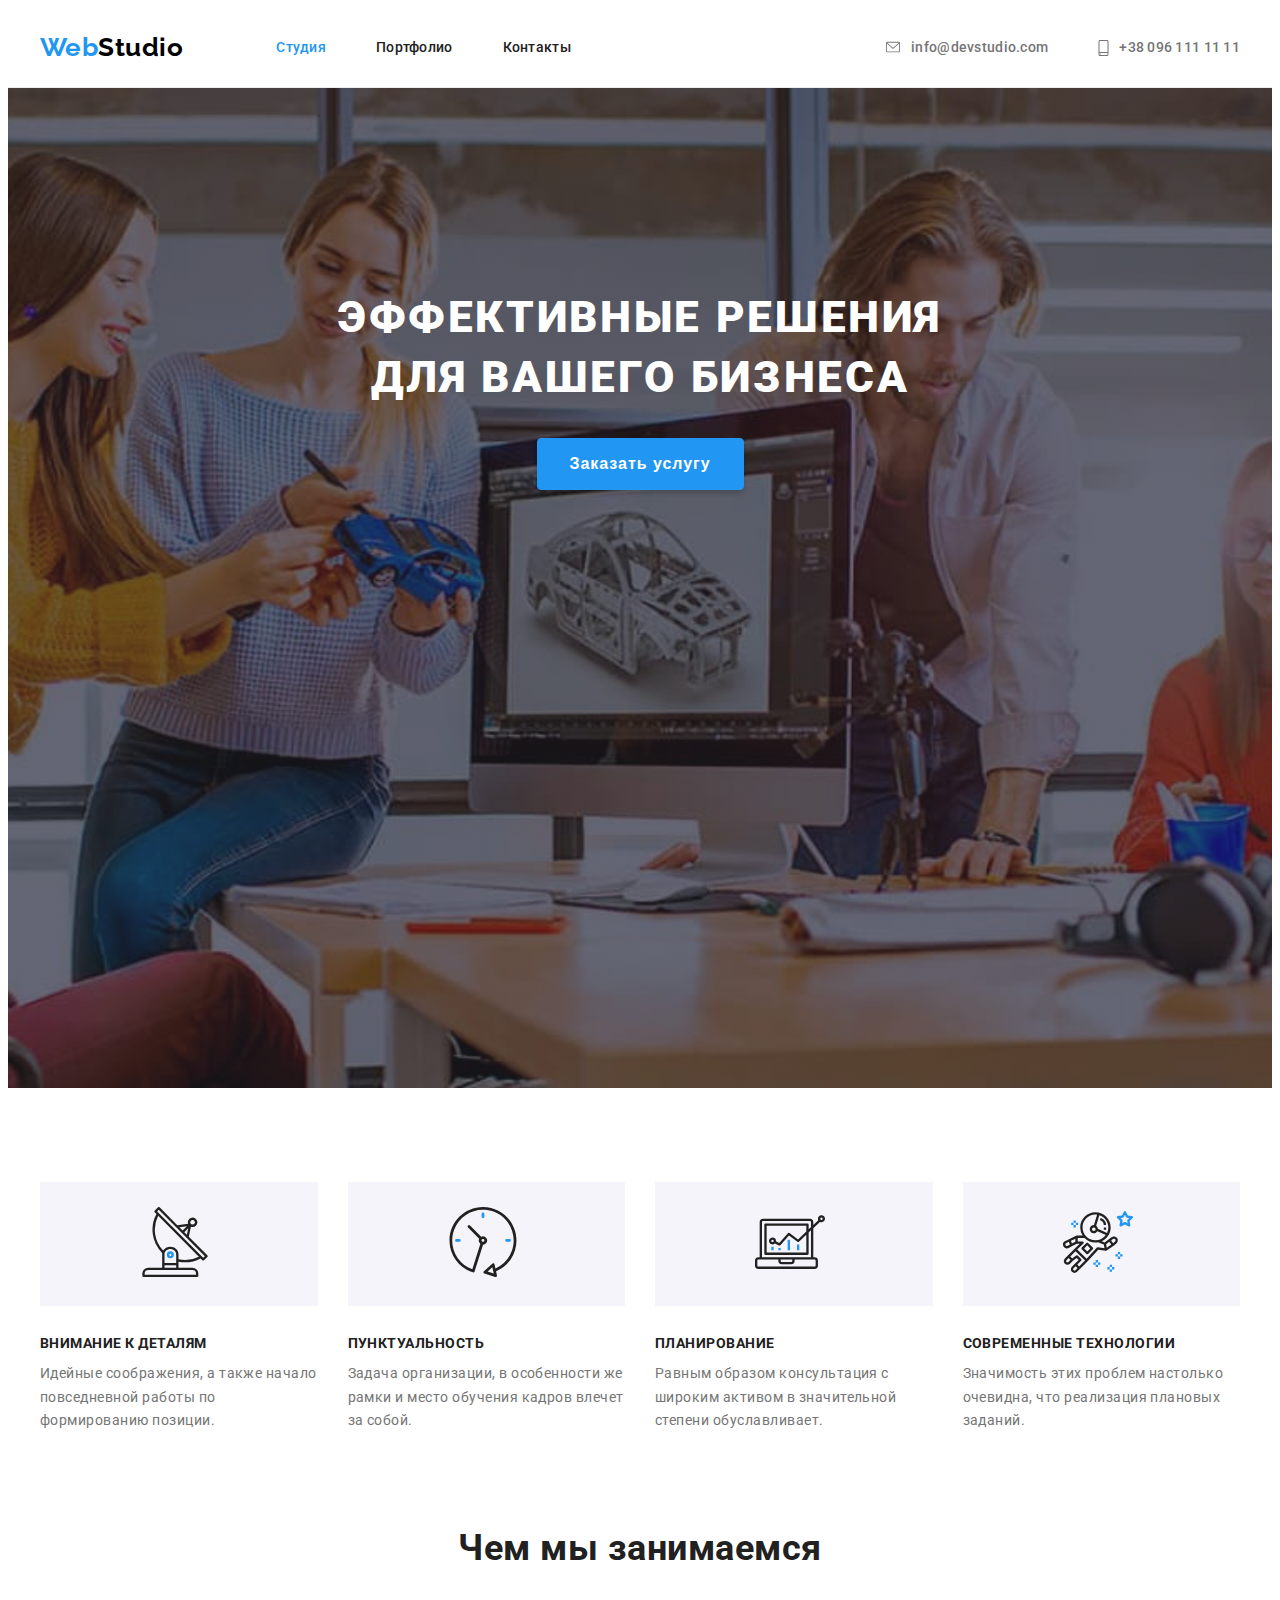
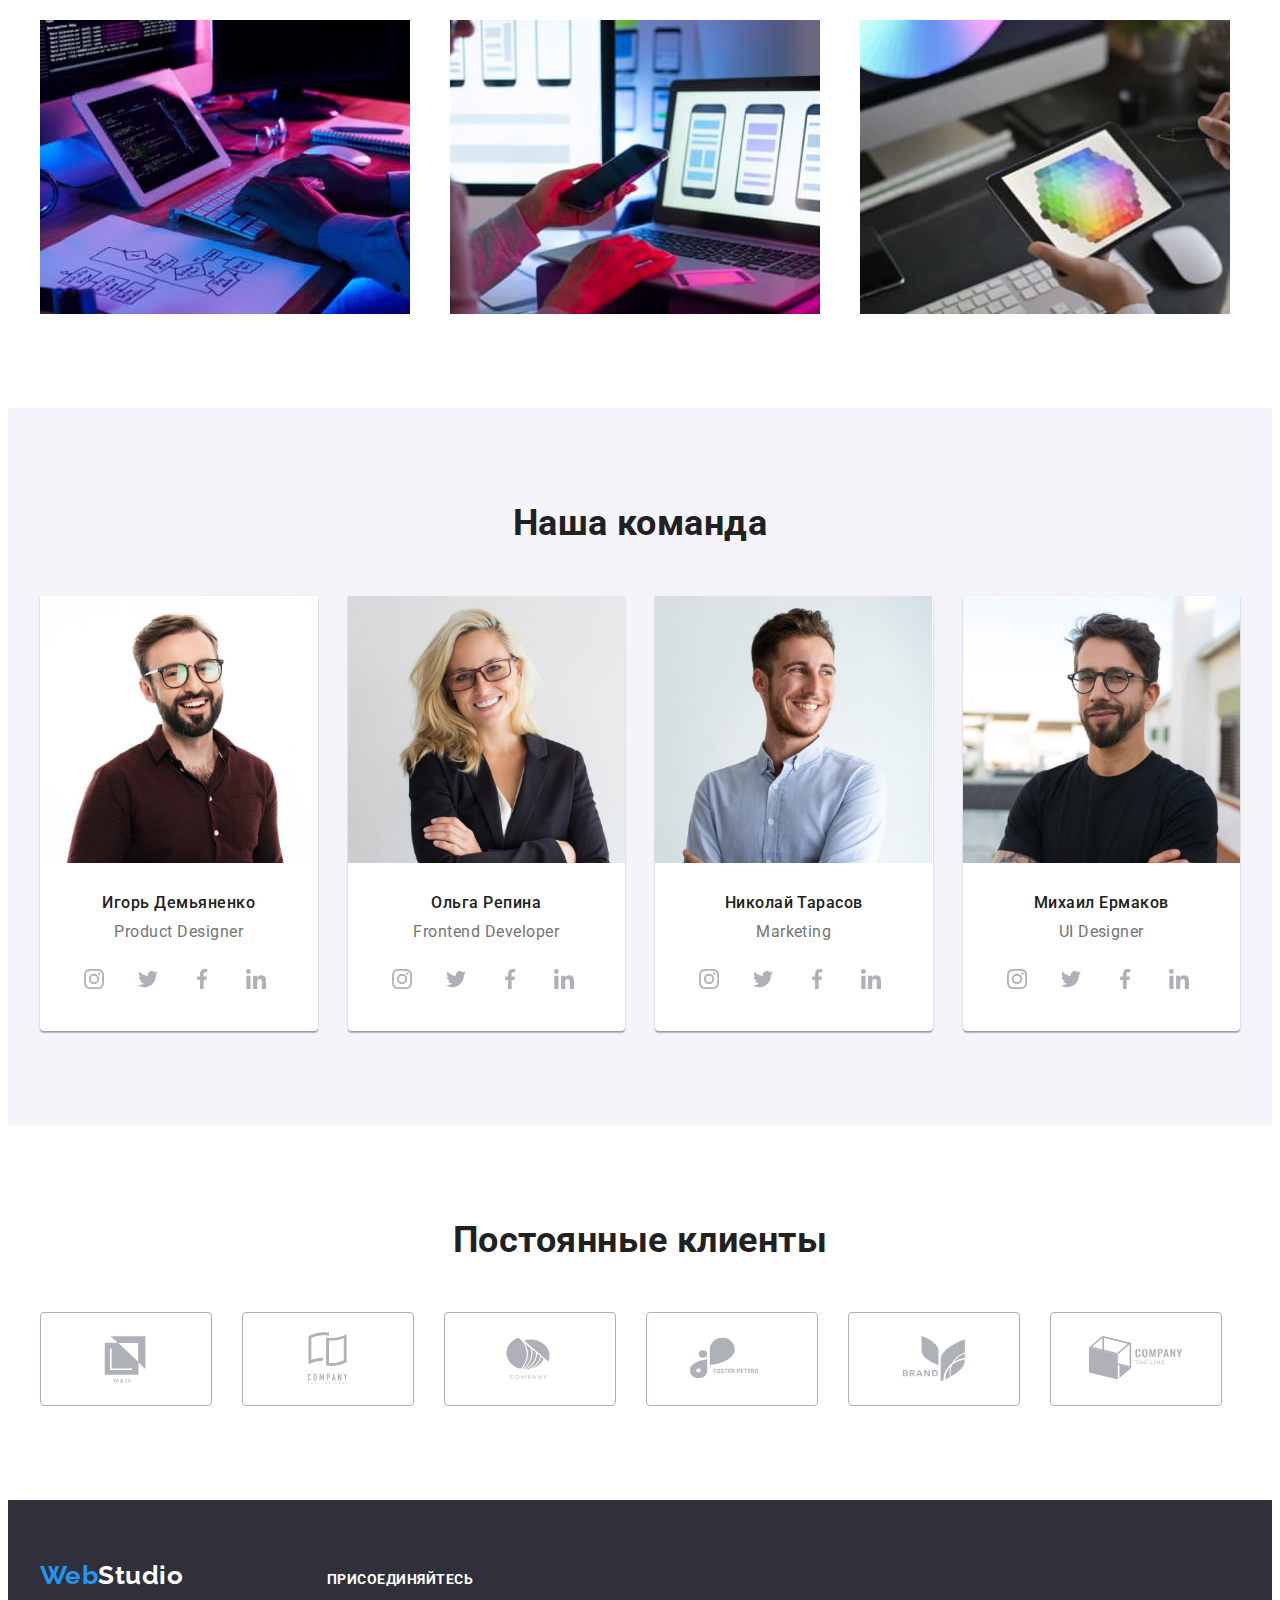
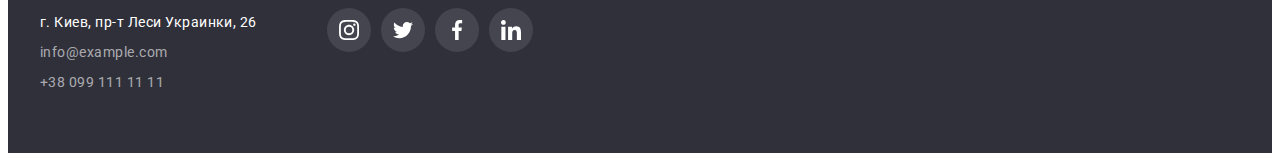
<file: index.html>
<!DOCTYPE html>
<html lang="ru">
  <head>
    <meta charset="UTF-8" />
    <meta http-equiv="X-UA-Compatible" content="IE=edge" />
    <meta name="viewport" content="width=device-width, initial-scale=1.0" />
    <title>Студия</title>
    <link rel="preconnect" href="https://fonts.googleapis.com" />
    <link rel="preconnect" href="https://fonts.gstatic.com" crossorigin />
    <link
      href="https://fonts.googleapis.com/css2?family=Raleway:wght@700&family=Roboto:wght@400;500;700;900&display=swap"
      rel="stylesheet"
    />
    <link
      rel="stylesheet"
      href="https://cdnjs.cloudflare.com/ajax/libs/modern-normalize/1.1.0/modern-normalize.min.css"
      integrity="sha512-wpPYUAdjBVSE4KJnH1VR1HeZfpl1ub8YT/NKx4PuQ5NmX2tKuGu6U/JRp5y+Y8XG2tV+wKQpNHVUX03MfMFn9Q=="
      crossorigin="anonymous"
      referrerpolicy="no-referrer"
    />
    <link rel="stylesheet" href="./css/style.css" />
  </head>
  <body>
    <!--Шапка сайта с меню и контактами-->
    <header class="section-header">
      <div class="container container-header">
        <!--Меню-->
        <nav class="nav">
          <a href="" class="logo padding-list"> <span class="accent-logo">Web</span>Studio </a>

          <ul class="menu padding-list">
            <li class="item"><a href="./index.html" class="link carrent">Студия</a></li>
            <li class="item"><a href="./portfolio.html" class="link">Портфолио</a></li>
            <li class="item"><a href="" class="link">Контакты</a></li>
          </ul>
        </nav>

        <!--Контакты-->
        <ul class="contacts">
          <li class="item">
            <a href="mailto:info@devstudio.com" class="contacts-company">
              <svg width="16" height="14" style="margin-right: 10px" class="icon-mail">
                <use href="./images/symbol-defs.svg#mail" width="16px" height="14px"></use>
              </svg>
              info@devstudio.com
            </a>
          </li>
          <li class="item">
            <a href="tel:+380961111111" class="contacts-company">
              <svg width="11" height="16" style="margin-right: 10px" class="icon-tell">
                <use href="./images/symbol-defs.svg#tell" width="11px" height="16px"></use>
              </svg>
              +38 096 111 11 11
            </a>
          </li>
        </ul>
      </div>
    </header>
    <!-- Тело сайта -->
    <main>
      <!--Превью сайта с заголовком-->
      <section class="primery">
        <div class="container">
          <h1 class="primery-text">
            Эффективные решения <span class="slogan">для вашего бизнеса</span>
          </h1>
          <button type="button" class="order-service">
            <span class="primery-button">Заказать услугу</span>
          </button>
        </div>
      </section>

      <!--Особенности-->
      <section class="feature">
        <!--заголовок будет спрятан в последующем-->
        <div class="container">
          <h2 class="text-delete">Особенности</h2>
          <!-- Особенности -->
          <ul class="feature-list padding-list">
            <li class="feature-items">
              <div class="faeture-container-icon">
                <svg width="70px" height="70px">
                  <use href="./images/symbol-defs.svg#antenna" width="70px" height="70px"></use>
                </svg>
              </div>
              <h3 class="feature-title">Внимание к деталям</h3>
              <p class="feature-text">
                Идейные соображения, а также начало повседневной работы по формированию позиции.
              </p>
            </li>
            <li class="feature-items">
              <div class="faeture-container-icon">
                <svg width="70px" height="70px">
                  <use href="./images/symbol-defs.svg#clock" width="70px" height="70px"></use>
                </svg>
              </div>
              <h3 class="feature-title">Пунктуальность</h3>
              <p class="feature-text">
                Задача организации, в особенности же рамки и место обучения кадров влечет за собой.
              </p>
            </li>
            <li class="feature-items">
              <div class="faeture-container-icon">
                <svg width="70px" height="70px">
                  <use href="./images/symbol-defs.svg#diagram" width="70px" height="70px"></use>
                </svg>
              </div>
              <h3 class="feature-title">Планирование</h3>
              <p class="feature-text">
                Равным образом консультация с широким активом в значительной степени обуславливает.
              </p>
            </li>
            <li class="feature-items">
              <div class="faeture-container-icon">
                <svg width="70px" height="70px">
                  <use href="./images/symbol-defs.svg#astronaut" width="70px" height="70px"></use>
                </svg>
              </div>
              <h3 class="feature-title">Современные технологии</h3>
              <p class="feature-text">
                Значимость этих проблем настолько очевидна, что реализация плановых заданий.
              </p>
            </li>
          </ul>
        </div>
      </section>

      <!--Предоставляемые услуги-->
      <section class="services section">
        <div class="container">
          <h2 class="services-title title-style">Чем мы занимаемся</h2>
          <ul class="list-services padding-list">
            <li class="item-services">
              <img src="./images/process.jpg" alt="Процес создания" class="img-services" />
            </li>
            <li class="item-services">
              <img src="./images/comparison.jpg" alt="Выбор дизайна" class="img-services" />
            </li>
            <li class="item-services">
              <img src="./images/color.jpg" alt="Наполнение цветом" class="img-services" />
            </li>
          </ul>
        </div>
      </section>

      <!-- Team -->
      <section class="team section">
        <div class="container">
          <h2 class="team-title title-style">Наша команда</h2>

          <ul class="team-list padding-list">
            <li class="team-item">
              <img src="./images/igor.jpg" alt="Игорь Демьяненко" class="photo-team" />
              <div class="container-team">
                <h3 class="team-name">Игорь Демьяненко</h3>
                <p lang="en" class="profesion">Product Designer</p>
                <ul class="social-network-list padding-list">
                  <li class="social-network">
                    <a href="" aria-label="Instagram" class="socials-more">
                      <svg width="20" height="20" class="icon-team">
                        <use href="./images/symbol-defs.svg#instagram" width="20" height="20"></use>
                      </svg>
                    </a>
                  </li>
                  <li class="social-network">
                    <a href="" aria-label="Twitter" class="socials-more">
                      <svg width="20" height="20" class="icon-team">
                        <use href="./images/symbol-defs.svg#twitter" width="20" height="20"></use>
                      </svg>
                    </a>
                  </li>
                  <li class="social-network">
                    <a href="" aria-label="Facebook" class="socials-more">
                      <svg width="20" height="20" class="icon-team">
                        <use href="./images/symbol-defs.svg#facebook" width="20" height="20"></use>
                      </svg>
                    </a>
                  </li>
                  <li class="social-network">
                    <a href="" aria-label="Linkedin" class="socials-more">
                      <svg width="20" height="20" class="icon-team">
                        <use href="./images/symbol-defs.svg#linkedin" width="20" height="20"></use>
                      </svg>
                    </a>
                  </li>
                </ul>
              </div>
            </li>

            <li class="team-item">
              <img src="./images/olga.jpg" alt="Ольга Репина" class="photo-team" />
              <div class="container-team">
                <h3 class="team-name">Ольга Репина</h3>
                <p lang="en" class="profesion">Frontend Developer</p>
                <ul class="social-network-list padding-list">
                  <li class="social-network">
                    <a href="" aria-label="Instagram" class="socials-more">
                      <svg width="20" height="20" class="icon-team">
                        <use href="./images/symbol-defs.svg#instagram" width="20" height="20"></use>
                      </svg>
                    </a>
                  </li>
                  <li class="social-network">
                    <a href="" aria-label="Twitter" class="socials-more">
                      <svg width="20" height="20" class="icon-team">
                        <use href="./images/symbol-defs.svg#twitter" width="20" height="20"></use>
                      </svg>
                    </a>
                  </li>
                  <li class="social-network">
                    <a href="" aria-label="Facebook" class="socials-more">
                      <svg width="20" height="20" class="icon-team">
                        <use href="./images/symbol-defs.svg#facebook" width="20" height="20"></use>
                      </svg>
                    </a>
                  </li>
                  <li class="social-network">
                    <a href="" aria-label="Linkedin" class="socials-more">
                      <svg width="20" height="20" class="icon-team">
                        <use href="./images/symbol-defs.svg#linkedin" width="20" height="20"></use>
                      </svg>
                    </a>
                  </li>
                </ul>
              </div>
            </li>

            <li class="team-item">
              <img src="./images/nykolay.jpg" alt="Николай Тарасов" class="photo-team" />
              <div class="container-team">
                <h3 class="team-name">Николай Тарасов</h3>
                <p lang="en" class="profesion">Marketing</p>
                <ul class="social-network-list padding-list">
                  <li class="social-network">
                    <a href="" aria-label="Instagram" class="socials-more">
                      <svg width="20" height="20" class="icon-team">
                        <use href="./images/symbol-defs.svg#instagram" width="20" height="20"></use>
                      </svg>
                    </a>
                  </li>
                  <li class="social-network">
                    <a href="" aria-label="Twitter" class="socials-more">
                      <svg width="20" height="20" class="icon-team">
                        <use href="./images/symbol-defs.svg#twitter" width="20" height="20"></use>
                      </svg>
                    </a>
                  </li>
                  <li class="social-network">
                    <a href="" aria-label="Facebook" class="socials-more">
                      <svg width="20" height="20" class="icon-team">
                        <use href="./images/symbol-defs.svg#facebook" width="20" height="20"></use>
                      </svg>
                    </a>
                  </li>
                  <li class="social-network">
                    <a href="" aria-label="Linkedin" class="socials-more">
                      <svg width="20" height="20" class="icon-team">
                        <use href="./images/symbol-defs.svg#linkedin" width="20" height="20"></use>
                      </svg>
                    </a>
                  </li>
                </ul>
              </div>
            </li>

            <li class="team-item">
              <img src="./images/myhayl.jpg" alt="Михаил Ермаков" class="photo-team" />
              <div class="container-team">
                <h3 class="team-name">Михаил Ермаков</h3>
                <p lang="en" class="profesion">UI Designer</p>
                <ul class="social-network-list padding-list">
                  <li class="social-network">
                    <a href="" aria-label="Instagram" class="socials-more">
                      <svg width="20" height="20" class="icon-team">
                        <use href="./images/symbol-defs.svg#instagram" width="20" height="20"></use>
                      </svg>
                    </a>
                  </li>
                  <li class="social-network">
                    <a href="" aria-label="Twitter" class="socials-more">
                      <svg width="20" height="20" class="icon-team">
                        <use href="./images/symbol-defs.svg#twitter" width="20" height="20"></use>
                      </svg>
                    </a>
                  </li>
                  <li class="social-network">
                    <a href="" aria-label="Facebook" class="socials-more">
                      <svg width="20" height="20" class="icon-team">
                        <use href="./images/symbol-defs.svg#facebook" width="20" height="20"></use>
                      </svg>
                    </a>
                  </li>
                  <li class="social-network">
                    <a href="" aria-label="Linkedin" class="socials-more">
                      <svg width="20" height="20" class="icon-team">
                        <use href="./images/symbol-defs.svg#linkedin" width="20" height="20"></use>
                      </svg>
                    </a>
                  </li>
                </ul>
              </div>
            </li>
          </ul>
        </div>
      </section>

      <!-- Постоянные клиенты -->
      <section class="section">
        <div class="container">
          <h2 class="clients-title title-style">Постоянные клиенты</h2>
          <ul class="clients-list padding-list">
            <li class="clients-item">
              <a href="" class="client-logo-container">
                <svg width="106" height="60" class="icon-clients">
                  <use href="./images/symbol-defs.svg#group1"></use>
                </svg>
              </a>
            </li>
            <li class="clients-item">
              <a href="" class="client-logo-container">
                <svg width="106" height="60" class="icon-clients">
                  <use href="./images/symbol-defs.svg#group2"></use>
                </svg>
              </a>
            </li>
            <li class="clients-item">
              <a href="" class="client-logo-container">
                <svg width="106" height="60" class="icon-clients">
                  <use href="./images/symbol-defs.svg#group3"></use>
                </svg>
              </a>
            </li>
            <li class="clients-item">
              <a href="" class="client-logo-container">
                <svg width="106" height="60" class="icon-clients">
                  <use href="./images/symbol-defs.svg#group4"></use>
                </svg>
              </a>
            </li>
            <li class="clients-item">
              <a href="" class="client-logo-container">
                <svg width="106" height="60" class="icon-clients">
                  <use href="./images/symbol-defs.svg#group5"></use>
                </svg>
              </a>
            </li>
            <li class="clients-item">
              <a href="" class="client-logo-container">
                <svg width="106" height="60" class="icon-clients">
                  <use href="./images/symbol-defs.svg#group6"></use>
                </svg>
              </a>
            </li>
          </ul>
        </div>
      </section>
    </main>
    <!-- Подвал сайта -->
    <footer class="section-footer">
      <div class="container footer-block">
        <div class="block-contact-footer">
          <a href="" class="logo color-footer"><span class="accent-logo">Web</span>Studio </a>
          <address class="">
            <p class="locatyon">г. Киев, пр-т Леси Украинки, 26</p>
            <ul class="padding-list">
              <li class="contact-footer-list">
                <a href="mailto:info@example.com" class="contact-in-footer mail"
                  >info@example.com</a
                >
              </li>
              <li class="contact-footer-list">
                <a href="tel:+380991111111" class="contact-in-footer">+38 099 111 11 11</a>
              </li>
            </ul>
          </address>
        </div>
        <div class="social-media-footer">
          <h2 class="titel-footer">присоединяйтесь</h2>
          <ul class="social-network-footer padding-list">
            <li class="social-network-list-footer">
              <a href="" aria-label="Instagram" class="socials-mpre-footer">
                <svg width="20" height="20" class="icon-footer">
                  <use href="./images/symbol-defs.svg#instagram" width="20" height="20"></use>
                </svg>
              </a>
            </li>
            <li class="social-network-list-footer">
              <a href="" aria-label="Twitter" class="socials-mpre-footer">
                <svg width="20" height="20" class="icon-footer">
                  <use href="./images/symbol-defs.svg#twitter" width="20" height="20"></use>
                </svg>
              </a>
            </li>
            <li class="social-network-list-footer">
              <a href="" aria-label="Facebook" class="socials-mpre-footer">
                <svg width="20" height="20" class="icon-footer">
                  <use href="./images/symbol-defs.svg#facebook" width="20" height="20"></use>
                </svg>
              </a>
            </li>
            <li class="social-network-list-footer">
              <a href="" aria-label="Linkedin" class="socials-mpre-footer">
                <svg width="20" height="20" class="icon-footer">
                  <use href="./images/symbol-defs.svg#linkedin" width="20" height="20"></use>
                </svg>
              </a>
            </li>
          </ul>
        </div>
      </div>
    </footer>
  </body>
</html>
</file>
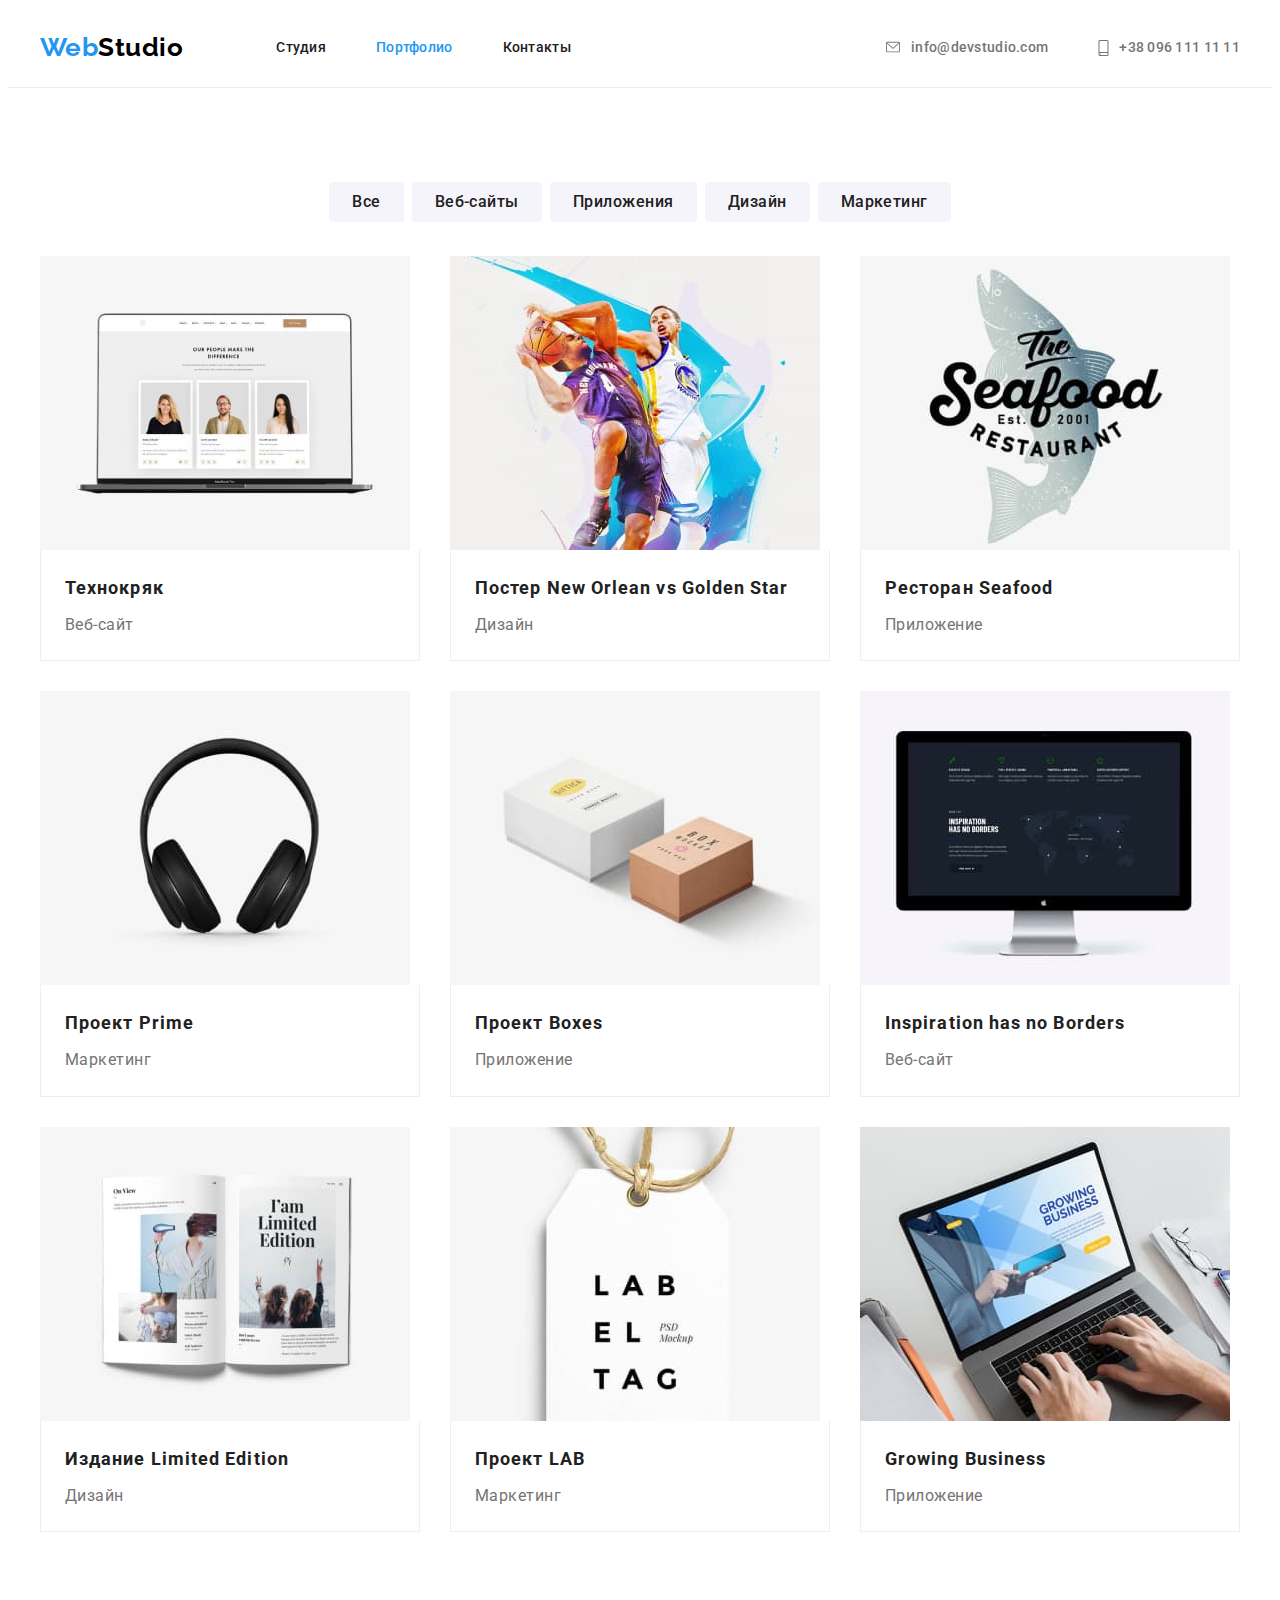
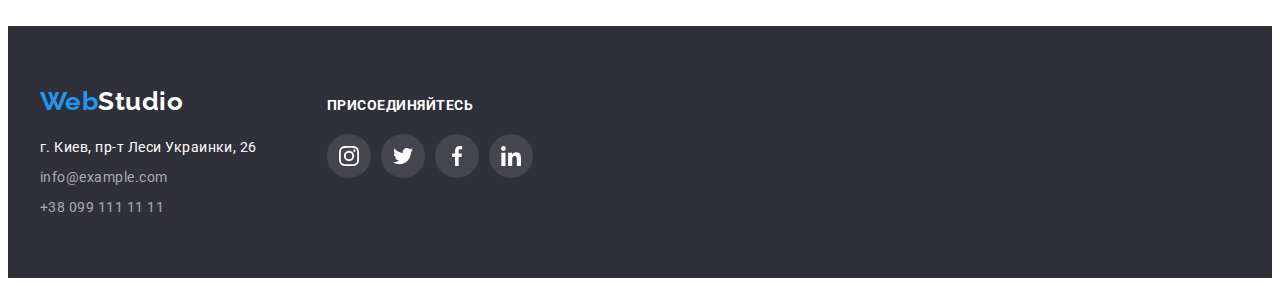
<file: portfolio.html>
<!DOCTYPE html>
<html lang="en">
  <head>
    <meta charset="UTF-8" />
    <meta http-equiv="X-UA-Compatible" content="IE=edge" />
    <meta name="viewport" content="width=device-width, initial-scale=1.0" />
    <title>Document</title>
    <link rel="preconnect" href="https://fonts.googleapis.com" />
    <link rel="preconnect" href="https://fonts.gstatic.com" crossorigin />
    <link
      href="https://fonts.googleapis.com/css2?family=Raleway:wght@700&family=Roboto:wght@400;500;700;900&display=swap"
      rel="stylesheet"
    />
    <link
      rel="stylesheet"
      href="https://cdnjs.cloudflare.com/ajax/libs/modern-normalize/1.1.0/modern-normalize.min.css"
      integrity="sha512-wpPYUAdjBVSE4KJnH1VR1HeZfpl1ub8YT/NKx4PuQ5NmX2tKuGu6U/JRp5y+Y8XG2tV+wKQpNHVUX03MfMFn9Q=="
      crossorigin="anonymous"
      referrerpolicy="no-referrer"
    />
    <link rel="stylesheet" href="./css/style.css" />
  </head>
  <body>
    <!--Шапка сайта с меню и контактами-->
    <header class="section-header">
      <div class="container container-header">
        <!--Меню-->
        <nav class="nav">
          <a href="" class="logo padding-list"> <span class="accent-logo">Web</span>Studio </a>

          <ul class="menu padding-list">
            <li class="item"><a href="./index.html" class="link">Студия</a></li>
            <li class="item"><a href="./portfolio.html" class="link carrent">Портфолио</a></li>
            <li class="item"><a href="" class="link">Контакты</a></li>
          </ul>
        </nav>

        <!--Контакты-->
        <ul class="contacts">
          <li class="item">
            <a href="mailto:info@devstudio.com" class="contacts-company">
              <svg width="16" height="14" style="margin-right: 10px" class="icon-mail">
                <use href="./images/symbol-defs.svg#mail" width="16px" height="14px"></use>
              </svg>
              info@devstudio.com
            </a>
          </li>
          <li class="item">
            <a href="tel:+380961111111" class="contacts-company">
              <svg width="11" height="16" style="margin-right: 10px" class="icon-tell">
                <use href="./images/symbol-defs.svg#tell" width="11px" height="16px"></use>
              </svg>
              +38 096 111 11 11
            </a>
          </li>
        </ul>
      </div>
    </header>
    <!-- Тело сайта -->
    <main>
      <section class="mine-portfolio section">
        <div class="container container-portfolio">
          <h1 class="text-delete">Портфолио</h1>
          <!-- Фильтр -->
          <ul class="filter padding-list">
            <li class="filter-button"><button type="button" class="filter-menu">Все</button></li>
            <li class="filter-button">
              <button type="button" class="filter-menu">Веб-сайты</button>
            </li>
            <li class="filter-button">
              <button type="button" class="filter-menu">Приложения</button>
            </li>
            <li class="filter-button">
              <button type="button" class="filter-menu">Дизайн</button>
            </li>
            <li class="filter-button">
              <button type="button" class="filter-menu">Маркетинг</button>
            </li>
          </ul>

          <!-- Список проэктов -->
          <ul class="project-list padding-list">
            <li class="project-container">
              <a href="" class="project-linck">
                <img src="./images/technocrack.jpg" alt="Технокряк" class="img-portfolio" />
                <div class="class-project">
                  <h2 class="name-project">Технокряк</h2>
                  <p class="product">Веб-сайт</p>
                </div>
              </a>
            </li>

            <li class="project-container">
              <a href="" class="project-linck">
                <img
                  src="./images/posternewоrlean.jpg"
                  alt="Постер New Orlean vs Golden Star"
                  class="img-portfolio"
                />
                <div class="class-project">
                  <h2 class="name-project">Постер New Orlean vs Golden Star</h2>
                  <p class="product">Дизайн</p>
                </div>
              </a>
            </li>

            <li class="project-container">
              <a href="" class="project-linck">
                <img
                  src="./images/restaurantseafood.jpg"
                  alt="Ресторан Seafood"
                  class="img-portfolio"
                />
                <div class="class-project">
                  <h2 class="name-project">Ресторан Seafood</h2>
                  <p class="product">Приложение</p>
                </div>
              </a>
            </li>

            <li class="project-container">
              <a href="" class="project-linck">
                <img src="./images/primeproject.jpg" alt="Проект Prime" class="img-portfolio" />
                <div class="class-project">
                  <h2 class="name-project">Проект Prime</h2>
                  <p class="product">Маркетинг</p>
                </div>
              </a>
            </li>

            <li class="project-container">
              <a href="" class="project-linck">
                <img src="./images/projectboxes.jpg" alt="Проект Boxes" class="img-portfolio" />
                <div class="class-project">
                  <h2 class="name-project">Проект Boxes</h2>
                  <p class="product">Приложение</p>
                </div>
              </a>
            </li>

            <li class="project-container">
              <a href="" class="project-linck">
                <img
                  src="./images/inspiration.jpg"
                  alt="Inspiration has no Borders"
                  class="img-portfolio"
                />
                <div class="class-project">
                  <h2 class="name-project">Inspiration has no Borders</h2>
                  <p class="product">Веб-сайт</p>
                </div>
              </a>
            </li>

            <li class="project-container">
              <a href="" class="project-linck">
                <img
                  src="./images/limitededition.jpg"
                  alt="Издание Limited Edition"
                  class="img-portfolio"
                />
                <div class="class-project">
                  <h2 class="name-project">Издание Limited Edition</h2>
                  <p class="product">Дизайн</p>
                </div>
              </a>
            </li>

            <li class="project-container">
              <a href="" class="project-linck">
                <img src="./images/projectlab.jpg" alt="Проект LAB" class="img-portfolio" />
                <div class="class-project">
                  <h2 class="name-project">Проект LAB</h2>
                  <p class="product">Маркетинг</p>
                </div>
              </a>
            </li>

            <li class="project-container">
              <a href="" class="project-linck">
                <img
                  src="./images/growingbusiness.jpg"
                  alt="Growing Business"
                  class="img-portfolio"
                />
                <div class="class-project">
                  <h2 class="name-project">Growing Business</h2>
                  <p class="product">Приложение</p>
                </div>
              </a>
            </li>
          </ul>
        </div>
      </section>
    </main>

    <!-- Подвал сайта -->
    <footer class="section-footer">
      <div class="container footer-block">
        <div class="block-contact-footer">
          <a href="" class="logo color-footer"><span class="accent-logo">Web</span>Studio </a>
          <address class="">
            <p class="locatyon">г. Киев, пр-т Леси Украинки, 26</p>
            <ul class="padding-list">
              <li class="contact-footer-list">
                <a href="mailto:info@example.com" class="contact-in-footer mail"
                  >info@example.com</a
                >
              </li>
              <li class="contact-footer-list">
                <a href="tel:+380991111111" class="contact-in-footer">+38 099 111 11 11</a>
              </li>
            </ul>
          </address>
        </div>
        <div class="social-media-footer">
          <h2 class="titel-footer">присоединяйтесь</h2>
          <ul class="social-network-footer padding-list">
            <li class="social-network-list-footer">
              <a href="" aria-label="Instagram" class="socials-mpre-footer">
                <svg width="20" height="20" class="icon-footer">
                  <use href="./images/symbol-defs.svg#instagram" width="20" height="20"></use>
                </svg>
              </a>
            </li>
            <li class="social-network-list-footer">
              <a href="" aria-label="Twitter" class="socials-mpre-footer">
                <svg width="20" height="20" class="icon-footer">
                  <use href="./images/symbol-defs.svg#twitter" width="20" height="20"></use>
                </svg>
              </a>
            </li>
            <li class="social-network-list-footer">
              <a href="" aria-label="Facebook" class="socials-mpre-footer">
                <svg width="20" height="20" class="icon-footer">
                  <use href="./images/symbol-defs.svg#facebook" width="20" height="20"></use>
                </svg>
              </a>
            </li>
            <li class="social-network-list-footer">
              <a href="" aria-label="Linkedin" class="socials-mpre-footer">
                <svg width="20" height="20" class="icon-footer">
                  <use href="./images/symbol-defs.svg#linkedin" width="20" height="20"></use>
                </svg>
              </a>
            </li>
          </ul>
        </div>
      </div>
    </footer>
  </body>
</html>
</file>
<file: css/style.css>
/* Цвет основного текста #212121
цвет вторичного текста #757575
белый цвет #FFFFFF
цвет лого #000000
Акцент  #2196F3
цвет контактов rgba(255, 255, 255, 0.6)
цвет рамок и иконок #AFB1B8
фон цвета фильтра #F5F4FA*/

:root {
  --primary-text-color: #212121;
  --secondary-text-color: #757575;
  --color-white-text: #ffffff;
  --logo-color: #000000;
  --accent-color: #2196f3;
  --font-color-filter: #f5f4fa;
  --contact-in-footer: rgba(255, 255, 255, 0.6);
  --card-set-gap: 30px;
  --icon-border: #afb1b8;
}

/* Главная старинца "Студия" */
/* Тело сайта */
body {
  background-color: var(--color-white-text);
  color: var(--primary-text-color);

  font-family: 'Roboto', sans-serif;
  letter-spacing: 0.03em;
}

h1,
h2,
h3,
h4,
h5,
h6,
ul,
li,
p {
  margin-top: 0;
  margin-bottom: 0;
}

.title-style {
  font-weight: 700;
  font-size: 36px;
  line-height: 1.2;
  text-align: center;
  margin-bottom: 50px;
}

.container {
  width: 1200px;
  margin: 0px auto;
  padding-right: 15px;
  padding-left: 15px;
  /* outline: 2px dashed red; */
}

/* ГЛОБАЛЬНЫЕ ПАДИНГИ ДЛЯ СЕКЦИЙ */
.section {
  padding-top: 94px;
  padding-bottom: 94px;
}

/* сброс отсутпов и точек в списках */
.padding-list {
  padding-left: 0;
  list-style-type: none;
}
/* Скрывет текст */
.text-delete {
  position: absolute;
  width: 1px;
  height: 1px;
  margin: -1px;
  border: 0;
  padding: 0;
  white-space: nowrap;
  clip-path: inset(100%);
  clip: rect(0 0 0 0);
  overflow: hidden;
}

/* глобальные параметры картинок */
img {
  display: block;
  max-width: 100%;
}

/* ------ Шапка сайта ------ */
/* ------ Логотип ------ */
.section-header {
  border-bottom: 1px solid rgba(236, 236, 236, 1);
}

.container-header {
  display: flex;
  align-items: center;
  justify-content: space-between;
}

.container .nav {
  display: flex;
  align-items: center;
}

.logo {
  margin-right: 93px;

  color: var(--logo-color);

  font-family: 'Raleway', sans-serif;
  font-weight: 700;
  font-size: 26px;
  line-height: 1.2;
  text-decoration: none;
}

.logo.color-f {
  color: var(--color-white-text);
}

.logo .accent-logo {
  color: var(--accent-color);
}

/* ------ Меню ------ */
.container .menu,
.container .contacts {
  display: flex;

  font-weight: 500;
  font-size: 14px;
  line-height: 1.1;
  letter-spacing: 0.02em;

  list-style-type: none;
}

.menu .item:not(:last-child),
.contacts .item:not(:last-child) {
  margin-right: 50px;
}

.menu .link {
  display: block;
  padding-top: 32px;
  padding-bottom: 32px;

  color: var(--primary-text-color);
  text-decoration: none;
}

.menu .link:hover,
.menu .link:focus {
  color: var(--accent-color);
}

.menu .link.carrent {
  color: var(--accent-color);
}

/* Контакты */
.contacts .contacts-company {
  display: flex;
  align-items: center;

  color: var(--secondary-text-color);
  text-decoration: none;
}

.contacts .contacts-company:hover,
.contacts .contacts-company:focus,
.contact-in-footer:hover,
.contact-in-footer:focus {
  color: var(--accent-color);
}

.icon-mail,
.icon-tell {
  fill: currentColor;
}

/* Тело главной страницы */
/* Превью с заголовком */
.primery {
  max-width: 1600px;
  height: 600px;
  margin-left: auto;
  margin-right: auto;
  padding: 200px 0;

  background-image: linear-gradient(rgba(47, 48, 58, 0.4), rgba(47, 48, 58, 0.4)),
    url(../images/bgi-header.jpg);
  background-repeat: no-repeat;
  background-position: center;
  background-size: cover;
  background-color: #2f303a;
}

.primery .primery-text {
  margin-bottom: var(--card-set-gap);

  color: var(--color-white-text);

  font-weight: 900;
  font-size: 44px;
  line-height: 1.36;
  text-align: center;
  letter-spacing: 0.06em;
  text-transform: uppercase;
  text-align: center;
}

.primery-text .slogan {
  display: block;
}

.primery .order-service {
  margin-left: auto;
  margin-right: auto;
  padding: 10px 32px;
  border: 1px solid #2196f3;
  border-radius: 4px;

  box-shadow: 0px 4px 4px rgba(0, 0, 0, 0.15);

  color: var(--color-white-text);
  background-color: var(--accent-color);

  font-weight: 700;
  font-size: 16px;
  line-height: 1.9;
  display: flex;
  align-items: center;
  text-align: center;
  letter-spacing: 0.06em;

  cursor: pointer;
}

.primery .order-service:hover,
.primery .order-service:focus {
  background: #188ce8;
  box-shadow: 0px 4px 4px rgba(0, 0, 0, 0.15);
}

/* Особенности */
.feature {
  padding-top: 94px;
}

.container .feature-list {
  display: flex;
  padding: 0;
  margin: 0;
  list-style: none;

  margin-right: calc(-1 * var(--card-set-gap));
}

.feature-list .feature-items {
  flex-basis: calc(100% / 4 - var(--card-set-gap));
  margin-right: var(--card-set-gap);
}

.faeture-container-icon {
  margin-bottom: var(--card-set-gap);
  padding: 25px 100px;

  background-color: var(--font-color-filter);
}

.feature-items .feature-title {
  margin-bottom: 10px;

  font-weight: 700;
  font-size: 14px;
  line-height: 1.1;
  text-transform: uppercase;
}

.feature-list .feature-text {
  color: var(--secondary-text-color);

  font-size: 14px;
  line-height: 1.7;
}

/* Предоставляемые услуги */
.list-services {
  display: flex;

  margin-right: calc(-1 * var(--card-set-gap));
}

.list-services .item-services {
  flex-basis: calc(100% / 3 - var(--card-set-gap));

  margin-right: var(--card-set-gap);
}

/* Наша команда */
.team {
  background-color: #f5f4fa;
}

.container .team-list {
  display: flex;
  margin-right: calc(-1 * var(--card-set-gap));
}

.team-list .team-item {
  flex-basis: calc(100% / 4 - var(--card-set-ga));
  margin-right: var(--card-set-gap);

  box-shadow: 0px 1px 3px rgba(0, 0, 0, 0.12), 0px 1px 1px rgba(0, 0, 0, 0.14),
    0px 2px 1px rgba(0, 0, 0, 0.2);
  border-radius: 0px 0px 4px 4px;

  background-color: var(--color-white-text);
}

.team-list .container-team {
  padding-bottom: 30px;
  padding-top: 30px;
  padding-left: 32px;
  padding-right: 32px;
}

.container-team .team-name {
  margin-bottom: 10px;

  font-weight: 500;
  font-size: 16px;
  line-height: 1.2;

  text-align: center;
}

.team-list .profesion {
  margin-bottom: 16px;

  font-size: 16px;
  line-height: 1.2;
  text-align: center;

  color: var(--secondary-text-color);
}

.social-network-list {
  display: flex;
  /* margin-right: -10px; */
}

.social-network-list .social-network:not(:last-child) {
  margin-right: 10px;
}

.socials-more {
  display: flex;
  justify-content: center;
  align-items: center;
  width: 44px;
  height: 44px;
  border-radius: 50%;
}

.socials-more:hover,
.socials-more:focus,
.socials-more:hover .icon-team,
.socials-more:focus .icon-team {
  background-color: var(--accent-color);
  fill: var(--color-white-text);
}

.icon-team {
  fill: var(--icon-border);
}

/* Постоянные клиенты */
.container .clients-list {
  display: flex;
  margin-right: calc(-1 * var(--card-set-gap));
}

.clients-list .clients-item {
  flex-basis: calc(100% / 6 - var(--card-set-ga));
  margin-right: var(--card-set-gap);
}

.clients-item .client-logo-container:hover,
.clients-item .client-logo-container:focus,
.clients-item .client-logo-container:hover .icon-clients,
.clients-item .client-logo-container:focus .icon-clients {
  border-color: var(--accent-color);
  fill: var(--accent-color);
}

.clients-item .client-logo-container {
  display: flex;
  padding: 16px 32px;

  justify-content: center;
  align-items: center;

  border: 1px solid var(--icon-border);
  border-radius: 4px;
}

.icon-clients {
  fill: rgba(175, 177, 184, 1);
}

/* Футер */
/* Фон временный, что было видно текст */
.section-footer {
  padding: 60px 0px;

  background-color: #2f303a;
}

.section-footer .footer-block {
  display: flex;
  align-items: baseline;
}

.container .color-footer {
  display: inline-block;
  margin-bottom: 20px;
  margin-right: 0;

  color: var(--color-white-text);
}

.container .block-contact-footer {
  margin-right: 70px;
}

/* Контакты в подвале */
.locatyon {
  margin-bottom: 9px;

  font-style: normal;
  font-size: 14px;
  line-height: 1.5;

  color: var(--color-white-text);
}
.contact-in-footer {
  text-decoration: none;
  font-style: normal;
  font-size: 14px;
  line-height: 1.5;

  color: var(--contact-in-footer);
}

.contact-footer-list:not(:last-child) {
  margin-bottom: 9px;
}

/* Соцсети в подвале */
.titel-footer {
  margin-bottom: 20px;

  font-size: 14px;
  line-height: 1.1;
  text-transform: uppercase;
  color: var(--color-white-text);
}

.social-network-footer {
  display: flex;
}

.social-network-list-footer:not(:last-child) {
  margin-right: 10px;
}

.socials-mpre-footer {
  display: flex;
  justify-content: center;
  align-items: center;

  width: 44px;
  height: 44px;
  border: none;
  border-radius: 50%;

  background-color: rgba(255, 255, 255, 0.1);
}

.socials-mpre-footer:hover,
.socials-mpre-footer:focus,
.socials-mpre-footer:hover .icon-team,
.socials-mpre-footer:focus .icon-team {
  background-color: var(--accent-color);
  fill: var(--color-white-text);
}

.icon-footer {
  display: flex;
  align-items: center;
  justify-content: center;
  fill: var(--color-white-text);
}

.contact-in-footer.mail {
  margin-bottom: 9px;
}

/* Стилизация Портфолио */
/* Тело сайта */
/* Фильтр */
.filter {
  display: flex;
  justify-content: center;
  margin-bottom: 34px;
}

.filter .filter-button:not(:last-child) {
  margin-right: 8px;
}

.filter-button .filter-menu {
  padding: 6px 22px;

  font-weight: 500;
  font-size: 16px;
  line-height: 1.6;
  text-align: center;
  cursor: pointer;
  font-family: 'Roboto', sans-serif;
  letter-spacing: 0.03em;

  color: var(--primary-text-color);
  background-color: var(--font-color-filter);

  border: 1px solid var(--font-color-filter);
  border-radius: 4px;
}

.filter-button .filter-menu:hover,
.filter-button .felter-menu:focus {
  border: 1px solid var(--accent-color);
  border-radius: 4px;

  box-shadow: 0px 3px 1px rgba(0, 0, 0, 10%), 0px 1px 2px rgba(0, 0, 0, 8%),
    0px 2px 2px rgba(0, 0, 0, 12%);

  color: var(--color-white-text);
  background-color: var(--accent-color);
  cursor: pointer;
}

/* Список проэктов */
.container .project-list {
  display: flex;
  flex-wrap: wrap;

  margin-right: calc(-1 * var(--card-set-gap));
  margin-bottom: calc(-1 * var(--card-set-gap));
}

.project-list .project-container {
  flex-basis: calc(100% / 3 - var(--card-set-gap));
  margin-right: var(--card-set-gap);
  margin-bottom: var(--card-set-gap);
}

.project-container .project-linck:hover,
.project-container .project-linck:focus {
  box-shadow: 1px 4px 6px rgba(0, 0, 0, 16%), 0px 0px 4px rgba(0, 0, 0, 6%);
}

.project-linck {
  display: block;
  text-decoration: none;
}

.class-project {
  display: flex;
  flex-direction: column;
  justify-content: flex-start;
  padding: 20px 24px;

  border-bottom: 1px solid rgba(238, 238, 238, 1);
  border-right: 1px solid rgba(238, 238, 238, 1);
  border-left: 1px solid rgba(238, 238, 238, 1);
}

.project-list .name-project {
  margin-bottom: 4px;

  color: var(--primary-text-color);

  text-align: start;
  font-weight: 700;
  font-size: 18px;
  line-height: 2;
  letter-spacing: 0.06em;
}

.project-list .product {
  color: var(--secondary-text-color);

  font-size: 16px;
  line-height: 1.9;
}
</file>
